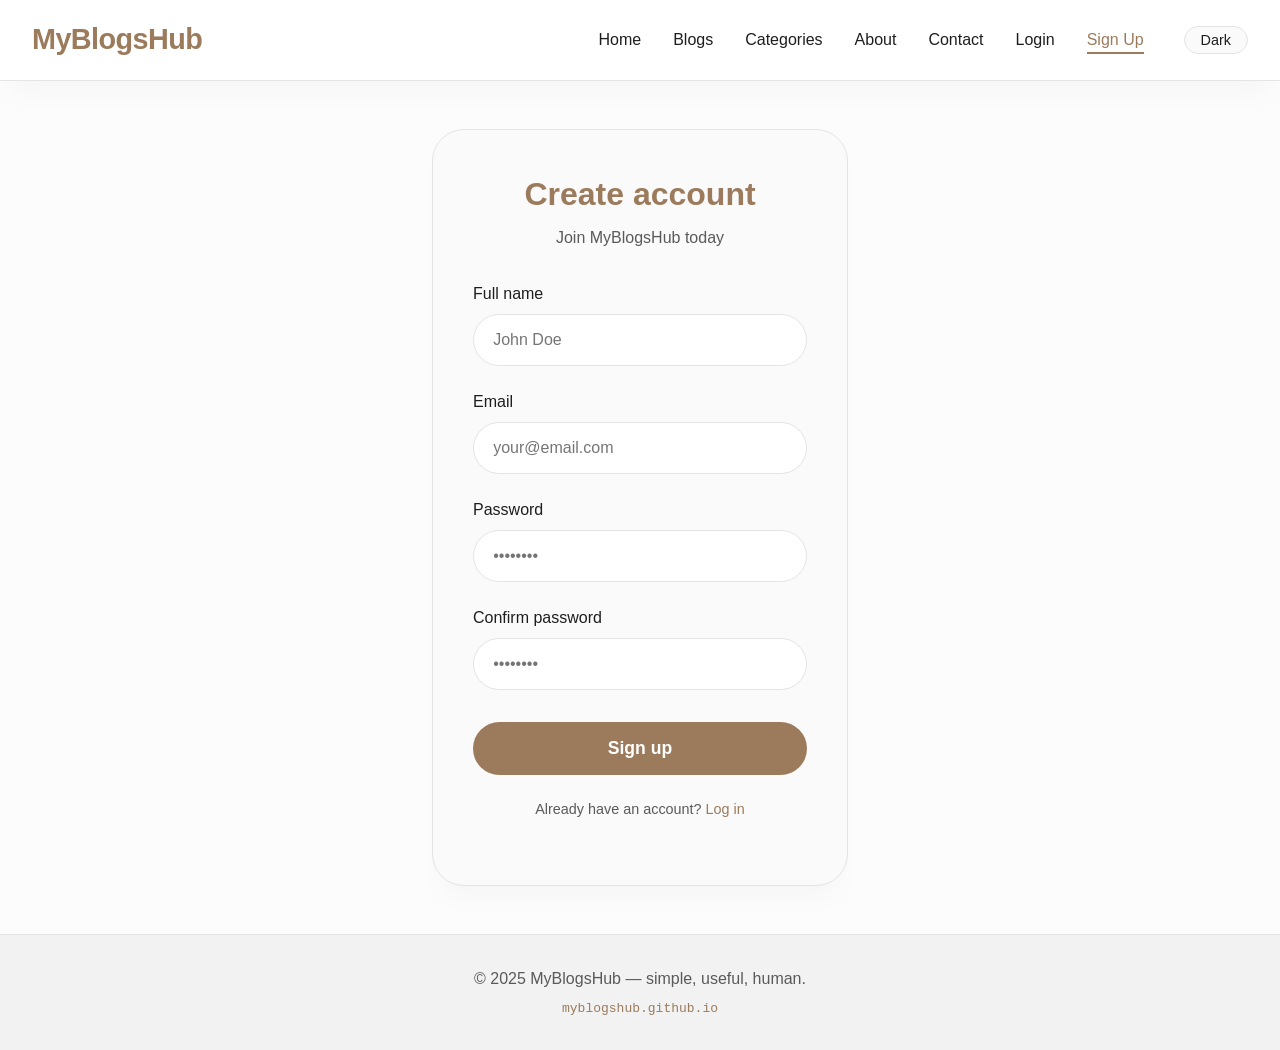
<file: register.html>
<!DOCTYPE html>
<html lang="en">
<head>
  <meta charset="UTF-8">
  <meta name="viewport" content="width=device-width, initial-scale=1.0">
  <title>MyBlogsHub – sign up</title>
  <link rel="stylesheet" href="register-style.css">
</head>
<body class="light-theme">
  <header class="site-header">
    <div class="container header-flex">
      <div class="logo">MyBlogsHub</div>
      <nav class="navbar">
        <ul class="nav-list">
          <li><a href="index.html">Home</a></li>
          <li><a href="#">Blogs</a></li>
          <li><a href="#">Categories</a></li>
          <li><a href="about.html">About</a></li>
          <li><a href="#">Contact</a></li>
          <li><a href="login.html">Login</a></li>
          <li><a href="register.html" class="active">Sign Up</a></li>
          <li><button class="theme-toggle" id="themeToggle">Dark</button></li>
        </ul>
      </nav>
      <div class="mobile-toggle" id="mobileToggle">
        <span></span><span></span><span></span>
      </div>
    </div>
  </header>

  <main class="register-main">
    <div class="container register-container">
      <div class="register-card">
        <h2>Create account</h2>
        <p class="register-sub">Join MyBlogsHub today</p>

        <form id="registerForm" class="register-form">
          <div class="form-group">
            <label for="name">Full name</label>
            <input type="text" id="name" name="name" placeholder="John Doe" required>
          </div>
          <div class="form-group">
            <label for="email">Email</label>
            <input type="email" id="email" name="email" placeholder="your@email.com" required>
          </div>
          <div class="form-group">
            <label for="password">Password</label>
            <input type="password" id="password" name="password" placeholder="••••••••" required>
          </div>
          <div class="form-group">
            <label for="confirm-password">Confirm password</label>
            <input type="password" id="confirm-password" name="confirm-password" placeholder="••••••••" required>
          </div>
          <button type="submit" class="register-btn">Sign up</button>
          <p class="form-footer">
            Already have an account? <a href="login.html">Log in</a>
          </p>
        </form>

        <div id="registerMessage" class="register-message"></div>
      </div>
    </div>
  </main>

  <footer class="site-footer">
    <div class="container footer-content">
      <p>© 2025 MyBlogsHub — simple, useful, human.</p>
      <p class="domain">myblogshub.github.io</p>
    </div>
  </footer>

  <script src="register-script.js"></script>
</body>
</html>
</file>
<file: register-style.css>
* {
  margin: 0;
  padding: 0;
  box-sizing: border-box;
}

:root {
  --bg-light: #fcfcfc;
  --surface-light: #ffffff;
  --text-light: #1e1e1e;
  --text-soft-light: #5a5a5a;
  --accent-light: #9b7b5c;
  --accent-soft-light: #dcc9b6;
  --border-light: #e4e4e4;
  --card-bg-light: #fafafa;
  --footer-bg-light: #f2f2f2;
  --shadow-light: 0 20px 30px -10px rgba(0, 0, 0, 0.03);

  --bg-dark: #121212;
  --surface-dark: #1e1e1e;
  --text-dark: #eaeaea;
  --text-soft-dark: #aaaaaa;
  --accent-dark: #cfa776;
  --accent-soft-dark: #5e4a38;
  --border-dark: #333333;
  --card-bg-dark: #1a1a1a;
  --footer-bg-dark: #161616;
  --shadow-dark: 0 20px 30px -10px rgba(0, 0, 0, 0.5);

  font-family: 'Inter', -apple-system, BlinkMacSystemFont, 'Segoe UI', Roboto, Helvetica, Arial, sans-serif;
}

.light-theme {
  --bg: var(--bg-light);
  --surface: var(--surface-light);
  --text: var(--text-light);
  --text-soft: var(--text-soft-light);
  --accent: var(--accent-light);
  --accent-soft: var(--accent-soft-light);
  --border: var(--border-light);
  --card-bg: var(--card-bg-light);
  --footer-bg: var(--footer-bg-light);
  --shadow: var(--shadow-light);
}

.dark-theme {
  --bg: var(--bg-dark);
  --surface: var(--surface-dark);
  --text: var(--text-dark);
  --text-soft: var(--text-soft-dark);
  --accent: var(--accent-dark);
  --accent-soft: var(--accent-soft-dark);
  --border: var(--border-dark);
  --card-bg: var(--card-bg-dark);
  --footer-bg: var(--footer-bg-dark);
  --shadow: var(--shadow-dark);
}

body {
  background-color: var(--bg);
  color: var(--text);
  line-height: 1.5;
  transition: background-color 0.3s, color 0.2s, border-color 0.2s;
}

.container {
  max-width: 1280px;
  margin: 0 auto;
  padding: 0 2rem;
}

/* header */
.site-header {
  background-color: var(--surface);
  border-bottom: 1px solid var(--border);
  position: sticky;
  top: 0;
  z-index: 10;
  box-shadow: var(--shadow);
}

.header-flex {
  display: flex;
  align-items: center;
  justify-content: space-between;
  height: 80px;
}

.logo {
  font-size: 1.8rem;
  font-weight: 600;
  letter-spacing: -0.02em;
  color: var(--accent);
}

.nav-list {
  display: flex;
  gap: 2rem;
  list-style: none;
  align-items: center;
  flex-wrap: wrap;
}

.nav-list a {
  text-decoration: none;
  color: var(--text);
  font-weight: 500;
  font-size: 1rem;
  transition: color 0.2s;
  padding-bottom: 4px;
  border-bottom: 2px solid transparent;
}

.nav-list a:hover,
.nav-list a.active {
  color: var(--accent);
  border-bottom-color: var(--accent);
}

.theme-toggle {
  background: transparent;
  border: 1px solid var(--border);
  color: var(--text);
  padding: 0.3rem 1rem;
  border-radius: 40px;
  font-size: 0.9rem;
  cursor: pointer;
  transition: 0.2s;
  margin-left: 0.5rem;
  font-weight: 500;
  background-color: var(--card-bg);
}

.theme-toggle:hover {
  background: var(--accent);
  color: #000;
  border-color: var(--accent);
}

.mobile-toggle {
  display: none;
  flex-direction: column;
  cursor: pointer;
  gap: 5px;
}

.mobile-toggle span {
  width: 26px;
  height: 2px;
  background: var(--text);
  border-radius: 4px;
}

/* register main */
.register-main {
  min-height: calc(100vh - 160px);
  display: flex;
  align-items: center;
  justify-content: center;
  padding: 3rem 0;
}

.register-container {
  width: 100%;
  max-width: 480px;
  margin: 0 auto;
}

.register-card {
  background: var(--card-bg);
  border-radius: 32px;
  padding: 2.5rem;
  border: 1px solid var(--border);
  box-shadow: var(--shadow);
}

.register-card h2 {
  font-size: 2rem;
  color: var(--accent);
  margin-bottom: 0.5rem;
  text-align: center;
}

.register-sub {
  text-align: center;
  color: var(--text-soft);
  margin-bottom: 2rem;
}

.register-form {
  display: flex;
  flex-direction: column;
  gap: 1.5rem;
}

.form-group {
  display: flex;
  flex-direction: column;
  gap: 0.5rem;
}

.form-group label {
  font-weight: 500;
  color: var(--text);
}

.form-group input {
  padding: 1rem 1.2rem;
  border-radius: 40px;
  border: 1px solid var(--border);
  background: var(--surface);
  color: var(--text);
  font-size: 1rem;
  outline: none;
  transition: border 0.2s;
}

.form-group input:focus {
  border-color: var(--accent);
}

.register-btn {
  background: var(--accent);
  color: #ffffff;
  border: none;
  padding: 1rem;
  border-radius: 40px;
  font-size: 1.1rem;
  font-weight: 600;
  cursor: pointer;
  transition: background 0.2s;
  margin-top: 0.5rem;
}

.register-btn:hover {
  background: #846b50;
}

.form-footer {
  text-align: center;
  font-size: 0.9rem;
  color: var(--text-soft);
}

.form-footer a {
  color: var(--accent);
  text-decoration: none;
}

.form-footer a:hover {
  text-decoration: underline;
}

.register-message {
  margin-top: 1.5rem;
  text-align: center;
  font-size: 0.95rem;
  color: var(--accent);
}

/* footer */
.site-footer {
  background: var(--footer-bg);
  border-top: 1px solid var(--border);
  padding: 2rem 0;
  text-align: center;
  color: var(--text-soft);
}

.domain {
  font-family: monospace;
  color: var(--accent);
  margin-top: 0.5rem;
}

/* responsive */
@media (max-width: 700px) {
  .nav-list {
    display: none;
  }
  .mobile-toggle {
    display: flex;
  }
  .nav-list.active {
    display: flex;
    flex-direction: column;
    position: absolute;
    top: 80px;
    left: 0;
    width: 100%;
    background: var(--surface);
    padding: 2rem;
    box-shadow: var(--shadow);
    border-bottom: 1px solid var(--border);
    gap: 1.2rem;
    align-items: center;
    z-index: 99;
  }
  .register-card {
    padding: 2rem;
  }
}
</file>
